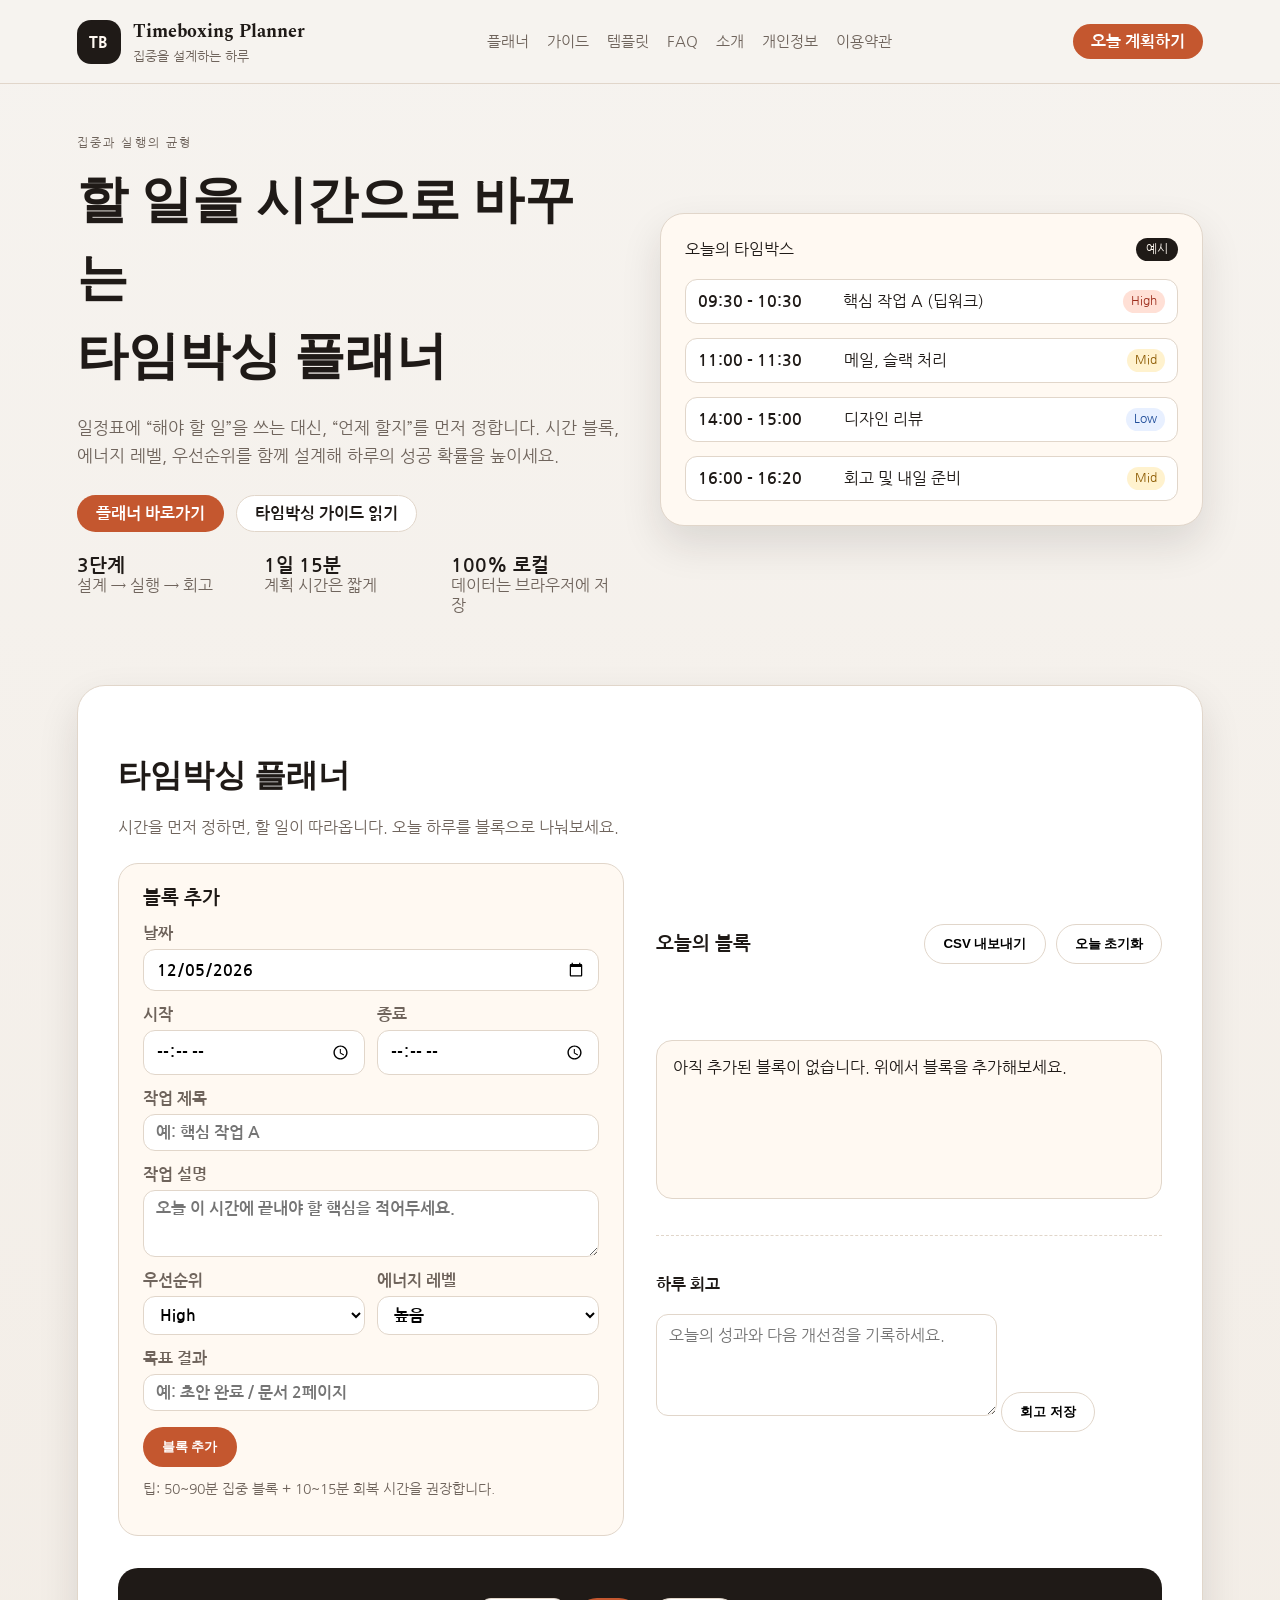
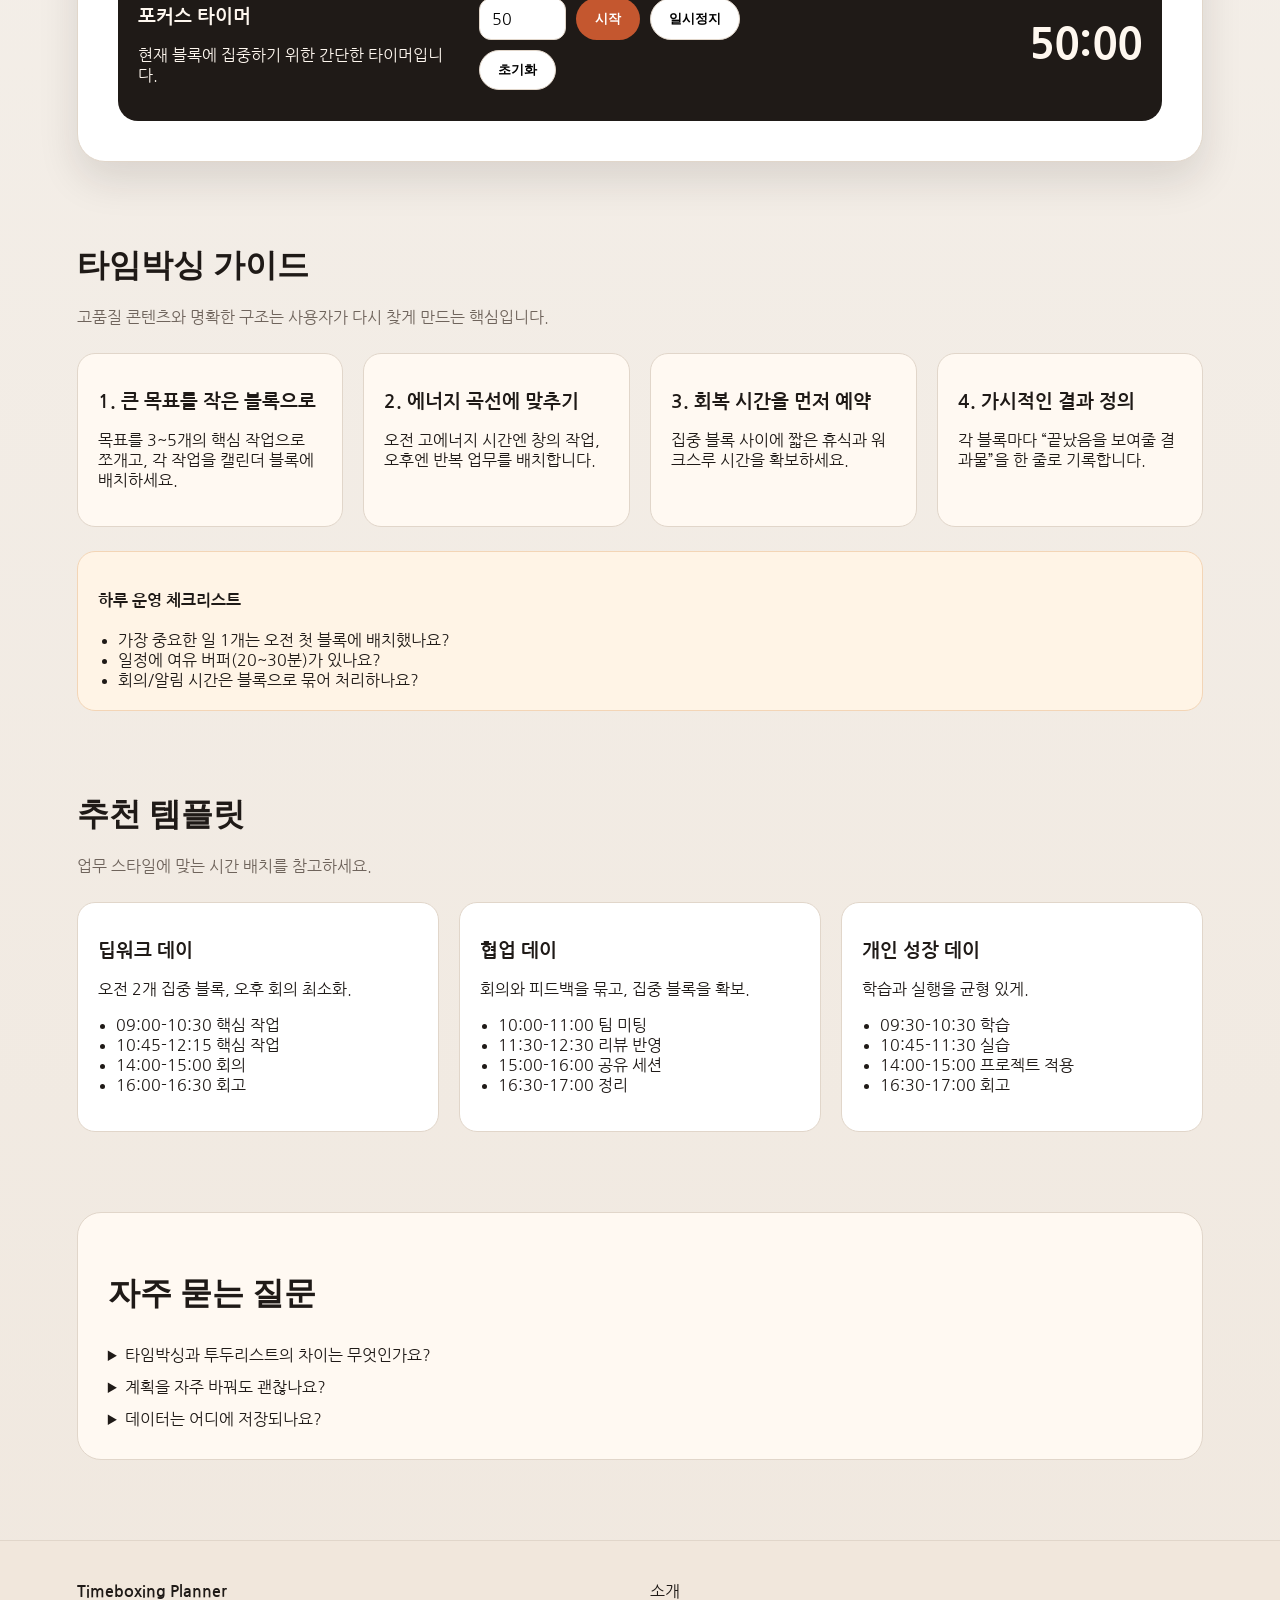
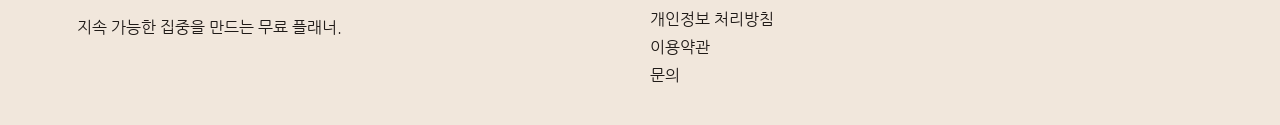
<file: index.html>
<!doctype html>
<html lang="ko">
<head>
  <meta charset="UTF-8" />
  <meta name="viewport" content="width=device-width, initial-scale=1.0" />
  <title>타임박싱 플래너 - 집중을 설계하는 하루</title>
  <meta name="description" content="타임박싱 기법으로 하루를 설계하고 집중을 유지하는 무료 플래너. 시간 블록, 우선순위, 에너지 레벨, 회고까지 한 번에." />
  <meta name="google-adsense-account" content="ca-pub-3344151703829966">
  <script async
    src="https://pagead2.googlesyndication.com/pagead/js/adsbygoogle.js?client=ca-pub-3344151703829966"
    crossorigin="anonymous"></script>
  <link href="/style.css" rel="stylesheet">
  <link rel="preconnect" href="https://fonts.googleapis.com">
  <link rel="preconnect" href="https://fonts.gstatic.com" crossorigin>
  <link href="https://fonts.googleapis.com/css2?family=Nanum+Gothic:wght@400;700;800&family=Spectral:wght@600;700&display=swap" rel="stylesheet">
</head>
<body>
  <header class="site-header">
    <div class="brand">
      <span class="brand-mark">TB</span>
      <div class="brand-text">
        <strong>Timeboxing Planner</strong>
        <small>집중을 설계하는 하루</small>
      </div>
    </div>
    <nav class="site-nav">
      <a href="#planner">플래너</a>
      <a href="#guide">가이드</a>
      <a href="#templates">템플릿</a>
      <a href="#faq">FAQ</a>
      <a href="/about.html">소개</a>
      <a href="/privacy.html">개인정보</a>
      <a href="/terms.html">이용약관</a>
    </nav>
    <a class="cta" href="#planner">오늘 계획하기</a>
  </header>

  <main>
    <section class="hero">
      <div class="hero-text">
        <p class="eyebrow">집중과 실행의 균형</p>
        <h1>할 일을 시간으로 바꾸는<br>타임박싱 플래너</h1>
        <p class="lead">
          일정표에 “해야 할 일”을 쓰는 대신, “언제 할지”를 먼저 정합니다.
          시간 블록, 에너지 레벨, 우선순위를 함께 설계해 하루의 성공 확률을 높이세요.
        </p>
        <div class="hero-actions">
          <a class="btn primary" href="#planner">플래너 바로가기</a>
          <a class="btn ghost" href="#guide">타임박싱 가이드 읽기</a>
        </div>
        <div class="hero-metrics">
          <div>
            <strong>3단계</strong>
            <span>설계 → 실행 → 회고</span>
          </div>
          <div>
            <strong>1일 15분</strong>
            <span>계획 시간은 짧게</span>
          </div>
          <div>
            <strong>100% 로컬</strong>
            <span>데이터는 브라우저에 저장</span>
          </div>
        </div>
      </div>
      <div class="hero-card">
        <div class="hero-card-header">
          <span>오늘의 타임박스</span>
          <span class="pill">예시</span>
        </div>
        <ul class="hero-list">
          <li>
            <span class="time">09:30 - 10:30</span>
            <span class="task">핵심 작업 A (딥워크)</span>
            <span class="tag high">High</span>
          </li>
          <li>
            <span class="time">11:00 - 11:30</span>
            <span class="task">메일, 슬랙 처리</span>
            <span class="tag mid">Mid</span>
          </li>
          <li>
            <span class="time">14:00 - 15:00</span>
            <span class="task">디자인 리뷰</span>
            <span class="tag low">Low</span>
          </li>
          <li>
            <span class="time">16:00 - 16:20</span>
            <span class="task">회고 및 내일 준비</span>
            <span class="tag mid">Mid</span>
          </li>
        </ul>
      </div>
    </section>

    <section id="planner" class="planner">
      <div class="section-header">
        <h2>타임박싱 플래너</h2>
        <p>시간을 먼저 정하면, 할 일이 따라옵니다. 오늘 하루를 블록으로 나눠보세요.</p>
      </div>

      <div class="planner-grid">
        <div class="planner-form">
          <h3>블록 추가</h3>
          <form id="block-form">
            <label>
              날짜
              <input type="date" id="plan-date" required>
            </label>
            <div class="row">
              <label>
                시작
                <input type="time" id="start-time" required>
              </label>
              <label>
                종료
                <input type="time" id="end-time" required>
              </label>
            </div>
            <label>
              작업 제목
              <input type="text" id="task-title" placeholder="예: 핵심 작업 A" required>
            </label>
            <label>
              작업 설명
              <textarea id="task-notes" rows="3" placeholder="오늘 이 시간에 끝내야 할 핵심을 적어두세요."></textarea>
            </label>
            <div class="row">
              <label>
                우선순위
                <select id="priority">
                  <option value="high">High</option>
                  <option value="mid">Mid</option>
                  <option value="low">Low</option>
                </select>
              </label>
              <label>
                에너지 레벨
                <select id="energy">
                  <option value="high">높음</option>
                  <option value="mid">보통</option>
                  <option value="low">낮음</option>
                </select>
              </label>
            </div>
            <label>
              목표 결과
              <input type="text" id="deliverable" placeholder="예: 초안 완료 / 문서 2페이지" />
            </label>
            <button class="btn primary" type="submit">블록 추가</button>
            <p class="hint">팁: 50~90분 집중 블록 + 10~15분 회복 시간을 권장합니다.</p>
          </form>
        </div>

        <div class="planner-board">
          <div class="board-header">
            <h3>오늘의 블록</h3>
            <div class="board-actions">
              <button class="btn ghost" id="export-csv">CSV 내보내기</button>
              <button class="btn ghost" id="clear-day">오늘 초기화</button>
            </div>
          </div>
          <div id="blocks" class="blocks"></div>

          <div class="reflection">
            <h4>하루 회고</h4>
            <textarea id="daily-review" rows="4" placeholder="오늘의 성과와 다음 개선점을 기록하세요."></textarea>
            <button class="btn ghost" id="save-review">회고 저장</button>
          </div>
        </div>
      </div>

      <div class="focus-timer">
        <div>
          <h3>포커스 타이머</h3>
          <p>현재 블록에 집중하기 위한 간단한 타이머입니다.</p>
        </div>
        <div class="timer-controls">
          <input type="number" id="timer-minutes" min="5" max="180" value="50">
          <button class="btn primary" id="start-timer">시작</button>
          <button class="btn ghost" id="pause-timer">일시정지</button>
          <button class="btn ghost" id="reset-timer">초기화</button>
        </div>
        <div class="timer-display" id="timer-display">50:00</div>
      </div>
    </section>

    <section id="guide" class="guide">
      <div class="section-header">
        <h2>타임박싱 가이드</h2>
        <p>고품질 콘텐츠와 명확한 구조는 사용자가 다시 찾게 만드는 핵심입니다.</p>
      </div>
      <div class="guide-grid">
        <article>
          <h3>1. 큰 목표를 작은 블록으로</h3>
          <p>목표를 3~5개의 핵심 작업으로 쪼개고, 각 작업을 캘린더 블록에 배치하세요.</p>
        </article>
        <article>
          <h3>2. 에너지 곡선에 맞추기</h3>
          <p>오전 고에너지 시간엔 창의 작업, 오후엔 반복 업무를 배치합니다.</p>
        </article>
        <article>
          <h3>3. 회복 시간을 먼저 예약</h3>
          <p>집중 블록 사이에 짧은 휴식과 워크스루 시간을 확보하세요.</p>
        </article>
        <article>
          <h3>4. 가시적인 결과 정의</h3>
          <p>각 블록마다 “끝났음을 보여줄 결과물”을 한 줄로 기록합니다.</p>
        </article>
      </div>
      <div class="guide-callout">
        <h4>하루 운영 체크리스트</h4>
        <ul>
          <li>가장 중요한 일 1개는 오전 첫 블록에 배치했나요?</li>
          <li>일정에 여유 버퍼(20~30분)가 있나요?</li>
          <li>회의/알림 시간은 블록으로 묶어 처리하나요?</li>
        </ul>
      </div>
    </section>

    <section id="templates" class="templates">
      <div class="section-header">
        <h2>추천 템플릿</h2>
        <p>업무 스타일에 맞는 시간 배치를 참고하세요.</p>
      </div>
      <div class="template-grid">
        <div class="template-card">
          <h3>딥워크 데이</h3>
          <p>오전 2개 집중 블록, 오후 회의 최소화.</p>
          <ul>
            <li>09:00-10:30 핵심 작업</li>
            <li>10:45-12:15 핵심 작업</li>
            <li>14:00-15:00 회의</li>
            <li>16:00-16:30 회고</li>
          </ul>
        </div>
        <div class="template-card">
          <h3>협업 데이</h3>
          <p>회의와 피드백을 묶고, 집중 블록을 확보.</p>
          <ul>
            <li>10:00-11:00 팀 미팅</li>
            <li>11:30-12:30 리뷰 반영</li>
            <li>15:00-16:00 공유 세션</li>
            <li>16:30-17:00 정리</li>
          </ul>
        </div>
        <div class="template-card">
          <h3>개인 성장 데이</h3>
          <p>학습과 실행을 균형 있게.</p>
          <ul>
            <li>09:30-10:30 학습</li>
            <li>10:45-11:30 실습</li>
            <li>14:00-15:00 프로젝트 적용</li>
            <li>16:30-17:00 회고</li>
          </ul>
        </div>
      </div>
    </section>

    <section id="faq" class="faq">
      <div class="section-header">
        <h2>자주 묻는 질문</h2>
      </div>
      <div class="faq-list">
        <details>
          <summary>타임박싱과 투두리스트의 차이는 무엇인가요?</summary>
          <p>투두리스트는 할 일을 나열하고, 타임박싱은 할 일을 수행할 시간을 먼저 예약합니다.</p>
        </details>
        <details>
          <summary>계획을 자주 바꿔도 괜찮나요?</summary>
          <p>네. 중요한 것은 “시간을 보호하는 습관”입니다. 필요하면 블록을 이동하세요.</p>
        </details>
        <details>
          <summary>데이터는 어디에 저장되나요?</summary>
          <p>모든 데이터는 브라우저 로컬 저장소에 보관됩니다.</p>
        </details>
      </div>
    </section>
  </main>

  <footer class="site-footer">
    <div>
      <strong>Timeboxing Planner</strong>
      <p>지속 가능한 집중을 만드는 무료 플래너.</p>
    </div>
    <div class="footer-links">
      <a href="/about.html">소개</a>
      <a href="/privacy.html">개인정보 처리방침</a>
      <a href="/terms.html">이용약관</a>
      <a href="mailto:hello@timeboxing.local">문의</a>
    </div>
  </footer>

  <script defer type="text/javascript" src="/main.js"></script>
</body>
</html>
</file>
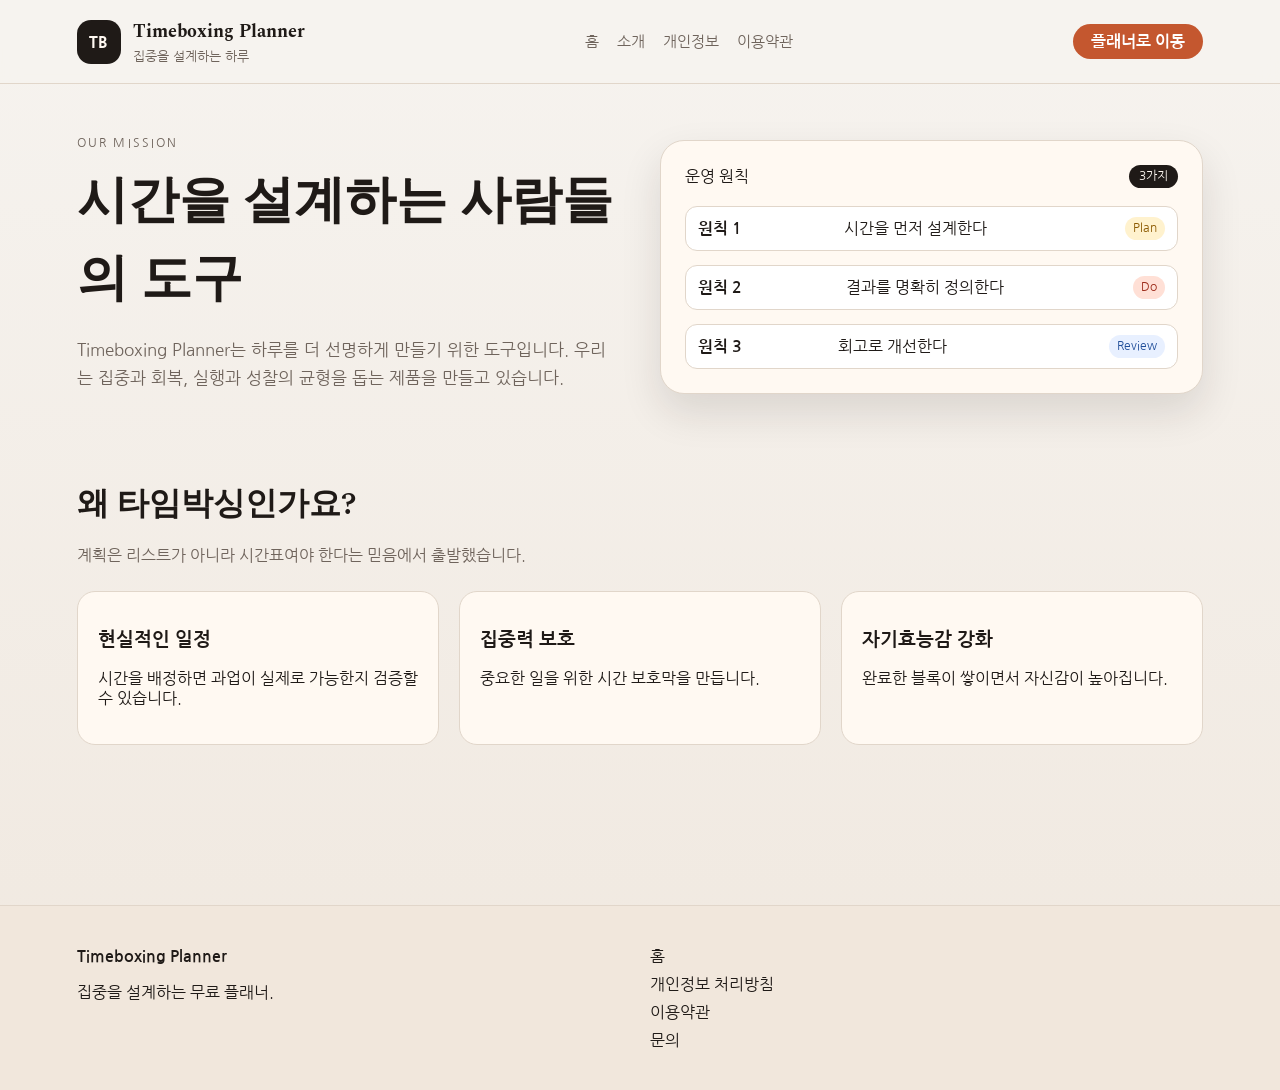
<file: about.html>
<!doctype html>
<html lang="ko">
<head>
  <meta charset="UTF-8" />
  <meta name="viewport" content="width=device-width, initial-scale=1.0" />
  <title>소개 - Timeboxing Planner</title>
  <meta name="description" content="타임박싱 플래너의 철학과 운영 원칙을 소개합니다." />
  <link href="/style.css" rel="stylesheet">
  <link rel="preconnect" href="https://fonts.googleapis.com">
  <link rel="preconnect" href="https://fonts.gstatic.com" crossorigin>
  <link href="https://fonts.googleapis.com/css2?family=Nanum+Gothic:wght@400;700;800&family=Spectral:wght@600;700&display=swap" rel="stylesheet">
</head>
<body>
  <header class="site-header">
    <div class="brand">
      <span class="brand-mark">TB</span>
      <div class="brand-text">
        <strong>Timeboxing Planner</strong>
        <small>집중을 설계하는 하루</small>
      </div>
    </div>
    <nav class="site-nav">
      <a href="/">홈</a>
      <a href="/about.html">소개</a>
      <a href="/privacy.html">개인정보</a>
      <a href="/terms.html">이용약관</a>
    </nav>
    <a class="cta" href="/">플래너로 이동</a>
  </header>

  <main>
    <section class="hero">
      <div class="hero-text">
        <p class="eyebrow">OUR MISSION</p>
        <h1>시간을 설계하는 사람들의 도구</h1>
        <p class="lead">
          Timeboxing Planner는 하루를 더 선명하게 만들기 위한 도구입니다.
          우리는 집중과 회복, 실행과 성찰의 균형을 돕는 제품을 만들고 있습니다.
        </p>
      </div>
      <div class="hero-card">
        <div class="hero-card-header">
          <span>운영 원칙</span>
          <span class="pill">3가지</span>
        </div>
        <ul class="hero-list">
          <li>
            <span class="time">원칙 1</span>
            <span class="task">시간을 먼저 설계한다</span>
            <span class="tag mid">Plan</span>
          </li>
          <li>
            <span class="time">원칙 2</span>
            <span class="task">결과를 명확히 정의한다</span>
            <span class="tag high">Do</span>
          </li>
          <li>
            <span class="time">원칙 3</span>
            <span class="task">회고로 개선한다</span>
            <span class="tag low">Review</span>
          </li>
        </ul>
      </div>
    </section>

    <section class="guide">
      <div class="section-header">
        <h2>왜 타임박싱인가요?</h2>
        <p>계획은 리스트가 아니라 시간표여야 한다는 믿음에서 출발했습니다.</p>
      </div>
      <div class="guide-grid">
        <article>
          <h3>현실적인 일정</h3>
          <p>시간을 배정하면 과업이 실제로 가능한지 검증할 수 있습니다.</p>
        </article>
        <article>
          <h3>집중력 보호</h3>
          <p>중요한 일을 위한 시간 보호막을 만듭니다.</p>
        </article>
        <article>
          <h3>자기효능감 강화</h3>
          <p>완료한 블록이 쌓이면서 자신감이 높아집니다.</p>
        </article>
      </div>
    </section>
  </main>

  <footer class="site-footer">
    <div>
      <strong>Timeboxing Planner</strong>
      <p>집중을 설계하는 무료 플래너.</p>
    </div>
    <div class="footer-links">
      <a href="/">홈</a>
      <a href="/privacy.html">개인정보 처리방침</a>
      <a href="/terms.html">이용약관</a>
      <a href="mailto:hello@timeboxing.local">문의</a>
    </div>
  </footer>
</body>
</html>
</file>
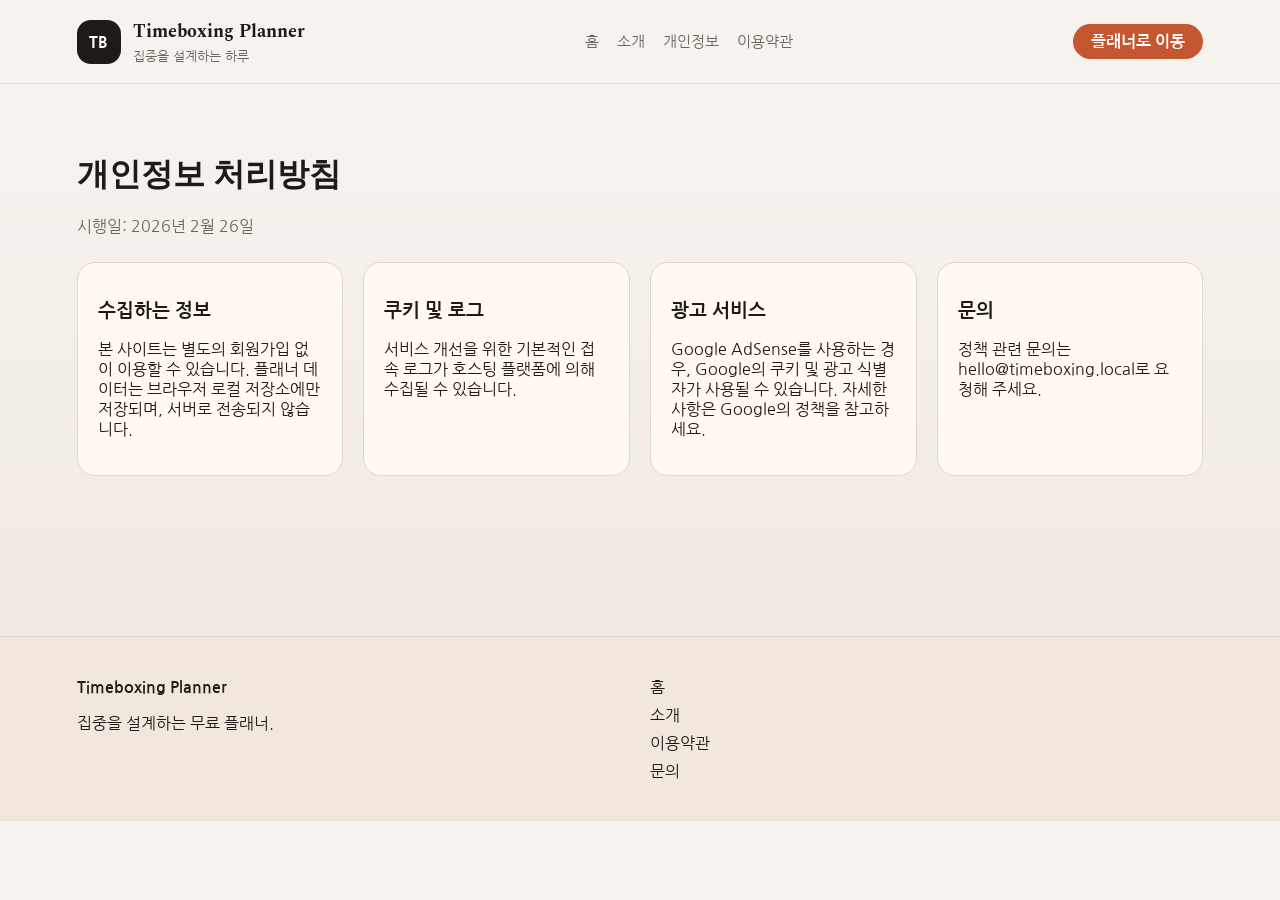
<file: privacy.html>
<!doctype html>
<html lang="ko">
<head>
  <meta charset="UTF-8" />
  <meta name="viewport" content="width=device-width, initial-scale=1.0" />
  <title>개인정보 처리방침 - Timeboxing Planner</title>
  <meta name="description" content="Timeboxing Planner의 개인정보 처리방침입니다." />
  <link href="/style.css" rel="stylesheet">
  <link rel="preconnect" href="https://fonts.googleapis.com">
  <link rel="preconnect" href="https://fonts.gstatic.com" crossorigin>
  <link href="https://fonts.googleapis.com/css2?family=Nanum+Gothic:wght@400;700;800&family=Spectral:wght@600;700&display=swap" rel="stylesheet">
</head>
<body>
  <header class="site-header">
    <div class="brand">
      <span class="brand-mark">TB</span>
      <div class="brand-text">
        <strong>Timeboxing Planner</strong>
        <small>집중을 설계하는 하루</small>
      </div>
    </div>
    <nav class="site-nav">
      <a href="/">홈</a>
      <a href="/about.html">소개</a>
      <a href="/privacy.html">개인정보</a>
      <a href="/terms.html">이용약관</a>
    </nav>
    <a class="cta" href="/">플래너로 이동</a>
  </header>

  <main>
    <section class="guide">
      <div class="section-header">
        <h2>개인정보 처리방침</h2>
        <p>시행일: 2026년 2월 26일</p>
      </div>
      <div class="guide-grid">
        <article>
          <h3>수집하는 정보</h3>
          <p>본 사이트는 별도의 회원가입 없이 이용할 수 있습니다. 플래너 데이터는 브라우저 로컬 저장소에만 저장되며, 서버로 전송되지 않습니다.</p>
        </article>
        <article>
          <h3>쿠키 및 로그</h3>
          <p>서비스 개선을 위한 기본적인 접속 로그가 호스팅 플랫폼에 의해 수집될 수 있습니다.</p>
        </article>
        <article>
          <h3>광고 서비스</h3>
          <p>Google AdSense를 사용하는 경우, Google의 쿠키 및 광고 식별자가 사용될 수 있습니다. 자세한 사항은 Google의 정책을 참고하세요.</p>
        </article>
        <article>
          <h3>문의</h3>
          <p>정책 관련 문의는 hello@timeboxing.local로 요청해 주세요.</p>
        </article>
      </div>
    </section>
  </main>

  <footer class="site-footer">
    <div>
      <strong>Timeboxing Planner</strong>
      <p>집중을 설계하는 무료 플래너.</p>
    </div>
    <div class="footer-links">
      <a href="/">홈</a>
      <a href="/about.html">소개</a>
      <a href="/terms.html">이용약관</a>
      <a href="mailto:hello@timeboxing.local">문의</a>
    </div>
  </footer>
</body>
</html>
</file>
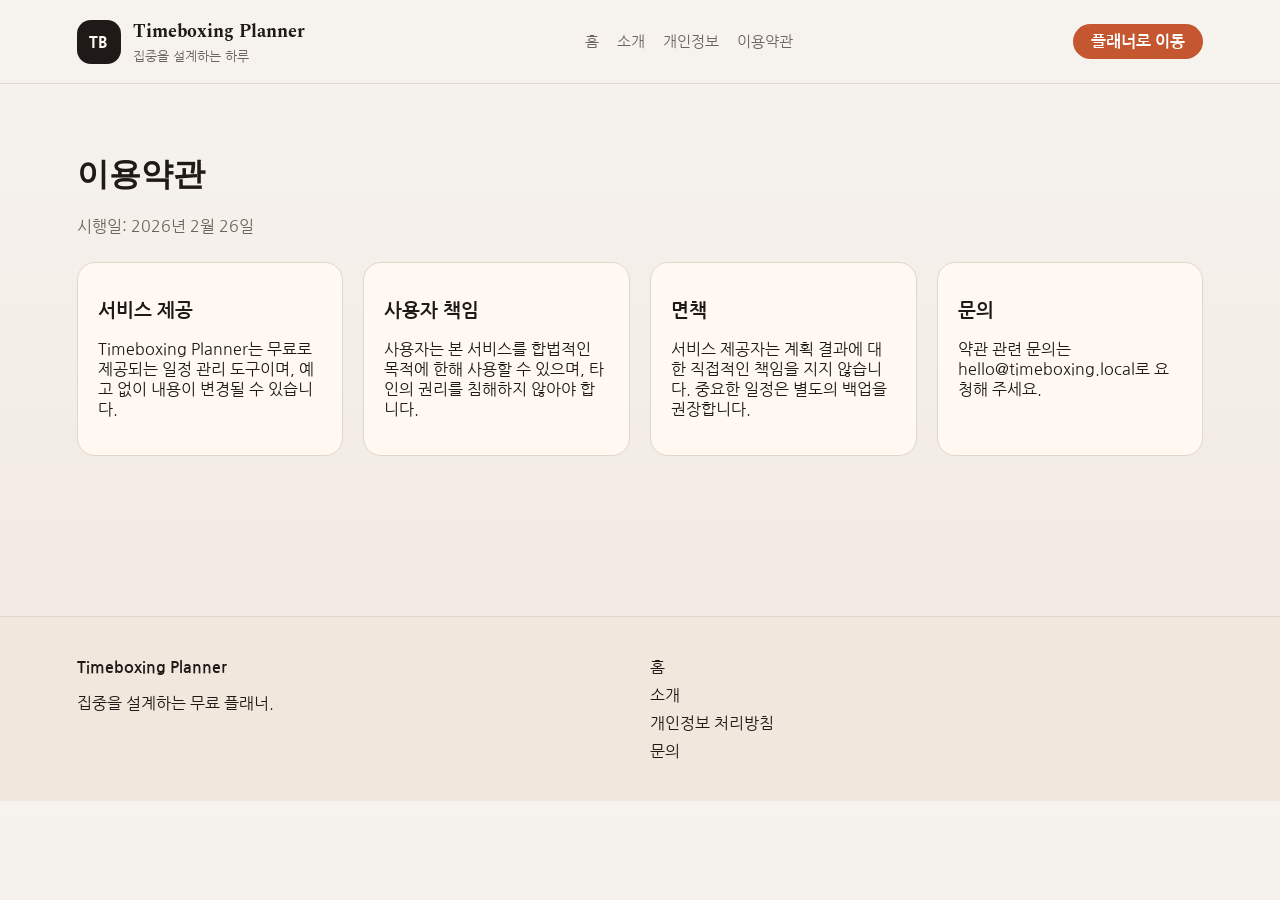
<file: terms.html>
<!doctype html>
<html lang="ko">
<head>
  <meta charset="UTF-8" />
  <meta name="viewport" content="width=device-width, initial-scale=1.0" />
  <title>이용약관 - Timeboxing Planner</title>
  <meta name="description" content="Timeboxing Planner의 이용약관입니다." />
  <link href="/style.css" rel="stylesheet">
  <link rel="preconnect" href="https://fonts.googleapis.com">
  <link rel="preconnect" href="https://fonts.gstatic.com" crossorigin>
  <link href="https://fonts.googleapis.com/css2?family=Nanum+Gothic:wght@400;700;800&family=Spectral:wght@600;700&display=swap" rel="stylesheet">
</head>
<body>
  <header class="site-header">
    <div class="brand">
      <span class="brand-mark">TB</span>
      <div class="brand-text">
        <strong>Timeboxing Planner</strong>
        <small>집중을 설계하는 하루</small>
      </div>
    </div>
    <nav class="site-nav">
      <a href="/">홈</a>
      <a href="/about.html">소개</a>
      <a href="/privacy.html">개인정보</a>
      <a href="/terms.html">이용약관</a>
    </nav>
    <a class="cta" href="/">플래너로 이동</a>
  </header>

  <main>
    <section class="guide">
      <div class="section-header">
        <h2>이용약관</h2>
        <p>시행일: 2026년 2월 26일</p>
      </div>
      <div class="guide-grid">
        <article>
          <h3>서비스 제공</h3>
          <p>Timeboxing Planner는 무료로 제공되는 일정 관리 도구이며, 예고 없이 내용이 변경될 수 있습니다.</p>
        </article>
        <article>
          <h3>사용자 책임</h3>
          <p>사용자는 본 서비스를 합법적인 목적에 한해 사용할 수 있으며, 타인의 권리를 침해하지 않아야 합니다.</p>
        </article>
        <article>
          <h3>면책</h3>
          <p>서비스 제공자는 계획 결과에 대한 직접적인 책임을 지지 않습니다. 중요한 일정은 별도의 백업을 권장합니다.</p>
        </article>
        <article>
          <h3>문의</h3>
          <p>약관 관련 문의는 hello@timeboxing.local로 요청해 주세요.</p>
        </article>
      </div>
    </section>
  </main>

  <footer class="site-footer">
    <div>
      <strong>Timeboxing Planner</strong>
      <p>집중을 설계하는 무료 플래너.</p>
    </div>
    <div class="footer-links">
      <a href="/">홈</a>
      <a href="/about.html">소개</a>
      <a href="/privacy.html">개인정보 처리방침</a>
      <a href="mailto:hello@timeboxing.local">문의</a>
    </div>
  </footer>
</body>
</html>
</file>
<file: style.css>
:root {
  --bg: #f6f3ef;
  --ink: #1f1a17;
  --muted: #6f645c;
  --accent: #c4572f;
  --accent-dark: #8f3b20;
  --surface: #fff9f2;
  --line: #e1d6ca;
  --shadow: 0 18px 40px rgba(31, 26, 23, 0.12);
}

* {
  box-sizing: border-box;
}

body {
  margin: 0;
  font-family: "Nanum Gothic", sans-serif;
  color: var(--ink);
  background: linear-gradient(180deg, #f6f3ef 0%, #f0e8df 100%);
}

a {
  color: inherit;
  text-decoration: none;
}

.site-header {
  position: sticky;
  top: 0;
  z-index: 10;
  display: flex;
  align-items: center;
  justify-content: space-between;
  padding: 18px 6vw;
  background: rgba(246, 243, 239, 0.95);
  backdrop-filter: blur(10px);
  border-bottom: 1px solid var(--line);
}

.brand {
  display: flex;
  align-items: center;
  gap: 12px;
}

.brand-mark {
  display: grid;
  place-items: center;
  width: 44px;
  height: 44px;
  border-radius: 14px;
  background: var(--ink);
  color: var(--surface);
  font-weight: 800;
}

.brand-text strong {
  display: block;
  font-family: "Spectral", serif;
  font-size: 1.1rem;
}

.brand-text small {
  color: var(--muted);
}

.site-nav {
  display: flex;
  gap: 18px;
  font-size: 0.95rem;
}

.site-nav a {
  color: var(--muted);
}

.site-nav a:hover {
  color: var(--ink);
}

.cta {
  padding: 10px 18px;
  border-radius: 999px;
  background: var(--accent);
  color: white;
  font-weight: 700;
}

main {
  padding: 40px 6vw 80px;
}

.hero {
  display: grid;
  gap: 40px;
  grid-template-columns: repeat(auto-fit, minmax(280px, 1fr));
  align-items: center;
  margin-bottom: 70px;
}

.eyebrow {
  text-transform: uppercase;
  letter-spacing: 0.18em;
  color: var(--muted);
  font-size: 0.75rem;
}

.hero h1 {
  font-family: "Spectral", serif;
  font-size: clamp(2.2rem, 4vw, 3.4rem);
  margin: 10px 0 16px;
}

.lead {
  font-size: 1.05rem;
  line-height: 1.7;
  color: var(--muted);
}

.hero-actions {
  display: flex;
  gap: 12px;
  margin: 24px 0;
}

.btn {
  border: 1px solid var(--line);
  padding: 10px 18px;
  border-radius: 999px;
  background: transparent;
  cursor: pointer;
  font-weight: 700;
}

.btn.primary {
  background: var(--accent);
  color: white;
  border-color: transparent;
}

.btn.ghost {
  background: white;
}

.hero-metrics {
  display: grid;
  grid-template-columns: repeat(auto-fit, minmax(140px, 1fr));
  gap: 18px;
}

.hero-metrics strong {
  display: block;
  font-size: 1.2rem;
}

.hero-metrics span {
  color: var(--muted);
}

.hero-card {
  background: var(--surface);
  border: 1px solid var(--line);
  padding: 24px;
  border-radius: 24px;
  box-shadow: var(--shadow);
}

.hero-card-header {
  display: flex;
  justify-content: space-between;
  align-items: center;
  margin-bottom: 18px;
}

.pill {
  padding: 4px 10px;
  border-radius: 999px;
  background: var(--ink);
  color: var(--surface);
  font-size: 0.75rem;
}

.hero-list {
  list-style: none;
  padding: 0;
  margin: 0;
  display: grid;
  gap: 14px;
}

.hero-list li {
  display: grid;
  grid-template-columns: 1fr 2fr auto;
  gap: 10px;
  align-items: center;
  padding: 10px 12px;
  border-radius: 12px;
  background: white;
  border: 1px solid var(--line);
}

.time {
  font-weight: 700;
}

.tag {
  padding: 4px 8px;
  border-radius: 999px;
  font-size: 0.75rem;
  background: #ffe8d6;
}

.tag.high {
  background: #ffe0d6;
  color: #9d2c1b;
}

.tag.mid {
  background: #fff2ce;
  color: #8c5a00;
}

.tag.low {
  background: #e8f0ff;
  color: #1f4d99;
}

.section-header {
  margin-bottom: 26px;
}

.section-header h2 {
  font-family: "Spectral", serif;
  font-size: 2rem;
  margin-bottom: 8px;
}

.section-header p {
  color: var(--muted);
}

.planner {
  background: white;
  border-radius: 28px;
  padding: 40px;
  border: 1px solid var(--line);
  box-shadow: var(--shadow);
  margin-bottom: 80px;
}

.planner-grid {
  display: grid;
  grid-template-columns: repeat(auto-fit, minmax(260px, 1fr));
  gap: 32px;
}

.planner-form {
  background: var(--surface);
  border: 1px solid var(--line);
  border-radius: 20px;
  padding: 24px;
}

.planner-form h3 {
  margin-top: 0;
}

label {
  display: grid;
  gap: 8px;
  margin-bottom: 16px;
  font-weight: 700;
  color: var(--muted);
}

input, textarea, select {
  border: 1px solid var(--line);
  border-radius: 12px;
  padding: 10px 12px;
  font: inherit;
  background: white;
}

textarea {
  resize: vertical;
}

.row {
  display: grid;
  grid-template-columns: repeat(auto-fit, minmax(140px, 1fr));
  gap: 12px;
}

.hint {
  color: var(--muted);
  font-size: 0.85rem;
}

.planner-board {
  display: grid;
  gap: 16px;
}

.board-header {
  display: flex;
  justify-content: space-between;
  align-items: center;
}

.board-actions {
  display: flex;
  gap: 10px;
}

.blocks {
  display: grid;
  gap: 12px;
}

.block-card {
  border: 1px solid var(--line);
  border-radius: 16px;
  padding: 16px;
  background: var(--surface);
  display: grid;
  gap: 8px;
}

.block-meta {
  display: flex;
  justify-content: space-between;
  align-items: center;
  gap: 8px;
}

.block-meta strong {
  font-size: 1.05rem;
}

.block-notes {
  color: var(--muted);
  line-height: 1.6;
}

.block-actions {
  display: flex;
  gap: 10px;
}

.reflection {
  margin-top: 20px;
  border-top: 1px dashed var(--line);
  padding-top: 20px;
}

.focus-timer {
  margin-top: 32px;
  display: grid;
  grid-template-columns: repeat(auto-fit, minmax(240px, 1fr));
  gap: 20px;
  align-items: center;
  padding: 20px;
  border-radius: 20px;
  background: #1f1a17;
  color: #fef7ef;
}

.timer-controls {
  display: flex;
  flex-wrap: wrap;
  gap: 10px;
}

.timer-display {
  font-size: 2.6rem;
  font-weight: 800;
  text-align: right;
}

.guide {
  margin-bottom: 80px;
}

.guide-grid {
  display: grid;
  grid-template-columns: repeat(auto-fit, minmax(220px, 1fr));
  gap: 20px;
}

.guide-grid article {
  background: var(--surface);
  border: 1px solid var(--line);
  border-radius: 18px;
  padding: 20px;
}

.guide-callout {
  margin-top: 24px;
  background: #fff4e6;
  border: 1px solid #f3d5b6;
  border-radius: 18px;
  padding: 20px;
}

.guide-callout ul {
  margin: 0;
  padding-left: 20px;
}

.templates {
  margin-bottom: 80px;
}

.template-grid {
  display: grid;
  grid-template-columns: repeat(auto-fit, minmax(230px, 1fr));
  gap: 20px;
}

.template-card {
  background: white;
  border: 1px solid var(--line);
  border-radius: 18px;
  padding: 20px;
}

.template-card ul {
  padding-left: 18px;
}

.faq {
  background: var(--surface);
  border-radius: 24px;
  padding: 30px;
  border: 1px solid var(--line);
}

.faq-list {
  display: grid;
  gap: 12px;
}

.site-footer {
  display: grid;
  grid-template-columns: repeat(auto-fit, minmax(220px, 1fr));
  gap: 20px;
  padding: 40px 6vw;
  border-top: 1px solid var(--line);
  background: #f1e7dc;
}

.footer-links {
  display: grid;
  gap: 8px;
}

@media (max-width: 900px) {
  .site-nav {
    display: none;
  }
  .hero-actions {
    flex-direction: column;
  }
  .timer-display {
    text-align: left;
  }
}
</file>
